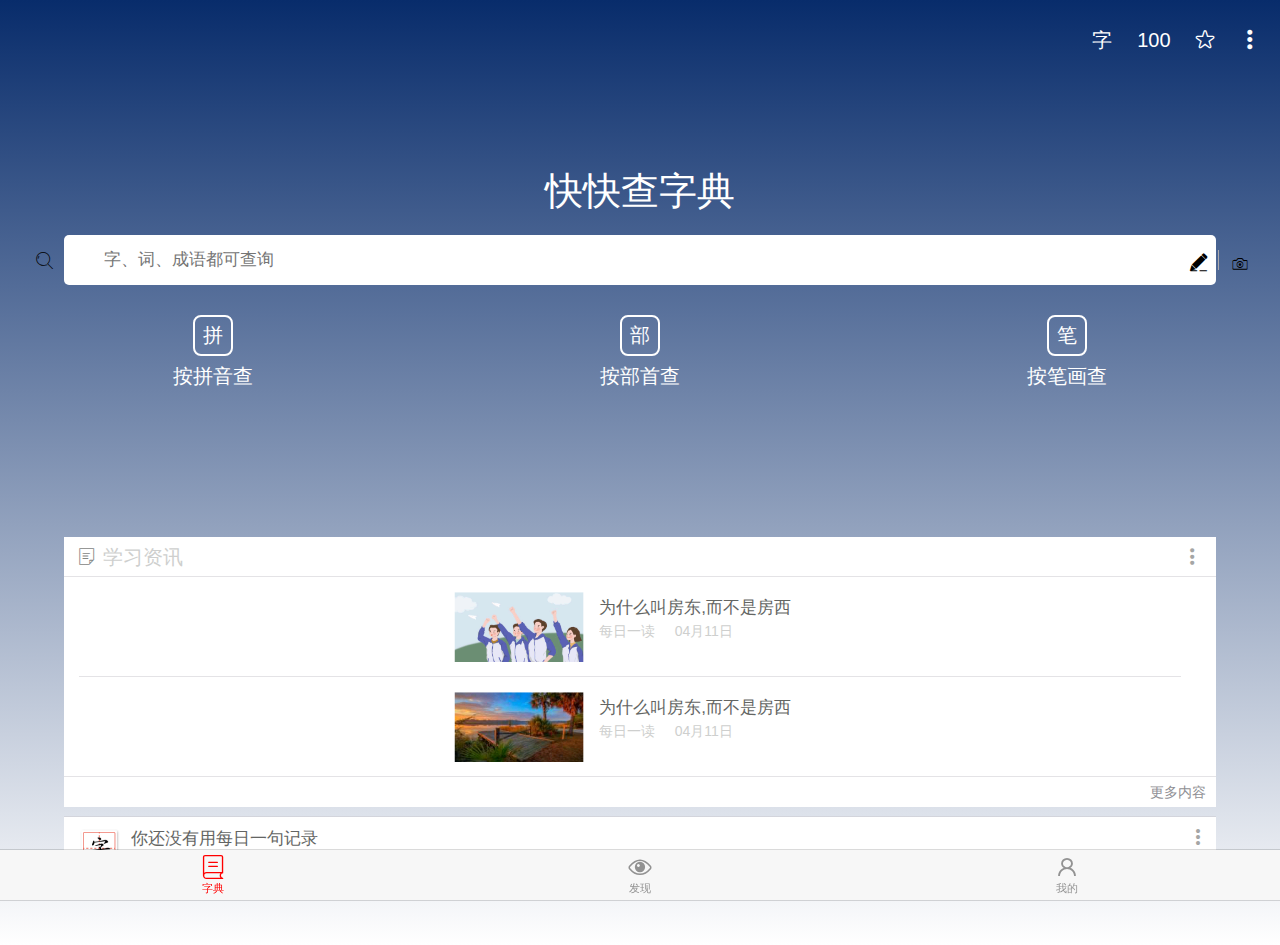
<file: index.html>
<!DOCTYPE html>
<html>
<head>
    <meta charset="utf-8">
    <meta name="viewport" content="width=device-width,initial-scale=1,minimum-scale=1,maximum-scale=1,user-scalable=no" />
    <title>index</title>
    <script src="js/mui.min.js"></script>
    <link href="css/mui.min.css" rel="stylesheet"/>
    <link href="css/iconfont.css" rel="stylesheet"/>
    <link href="css/index.css" rel="stylesheet"/>
    <script type="text/javascript" charset="utf-8">
      	mui.init();
    </script>
</head>
<body id="big">
	<!--底部导航条-->
	<nav class="mui-bar mui-bar-tab" id="nav_bottom">
	    <a class="mui-tab-item mui-active">
	        <span class="mui-icon iconfont icon-zidian"></span>
	        <span class="mui-tab-label">字典</span>
	    </a>
	    <a class="mui-tab-item" id="finding">
	        <span class="mui-icon iconfont icon-zitiyulan"></span>
	        <span class="mui-tab-label">发现</span>
	    </a>
	    <a class="mui-tab-item" id="mine">
	        <span class="mui-icon iconfont icon-user"></span>
	        <span class="mui-tab-label">我的</span>
	    </a>
	</nav>
	<!--底部导航条-->
	<!--头部-->
	<header id="index">
		<a href="#">字</a>
		<a href="#">100</a>
		<a href="#" class="mui-icon iconfont icon-shoucang"></a>
		<a href="#" class="mui-icon iconfont icon-ellipsis-vertical"></a>
	</header>
	<!--头部-->
	<!--main-->
	<main>
		<!--大标题-->
		<h1>快快查字典</h1>
		<!--输入框-->
		<div class="input">
			<input type="text" placeholder="字、词、成语都可查询" />
			<!--定位图标-->
			<div class="icon_input">
				<span class="mui-icon iconfont icon-sousuo ico_search"></span>
				<div class="icon_two">
					<span class="mui-icon iconfont icon-bi"></span>
					<b></b>
					<span class="mui-icon mui-icon-camera"></span>
				</div>	
			</div>
			<!--定位图标-->
		</div>
		<!--输入框-->
		<!--三个分类查询-->
		<ul class="three_refer">
			<li>
				<p>拼</p>
				按拼音查
			</li>
			<li>
				<p>部</p>
				按部首查
			</li>
			<li>
				<p>笔</p>
				按笔画查
			</li>
		</ul>
		<!--三个分类查询-->
		<!--学习资讯-->
		<div class="consult">
			<!--学习资讯title-->
			<ul class="consult_title">
				<li>
					<span class="mui-icon iconfont icon-xiangqing"></span>&nbsp;学习资讯
				</li>
				<li>
					<span class="mui-icon iconfont icon-diandian"></span>
				</li>
			</ul>
			<!--学习资讯title-->
			<!--学习资讯内容-->
			<ul class="mui-table-view consult_con" id="bbb">
			    <li class="mui-table-view-cell mui-media">
			        <div href="javascript:;" class="consult_a">
			            <img class="mui-pull-left" src="img/index1.png" height="70px" width="130px">
			            <div class="mui-media-body">
			                <div style="margin-top: 5px;">为什么叫房东,而不是房西</div>
			                <p class="mui-ellipsis" style="margin-top: 3px;">每日一读&nbsp;&nbsp;&nbsp;&nbsp;&nbsp;04月11日</p>
			            </div>
			        </div>
			    </li>
			    <li class="mui-table-view-cell mui-media">
			        <div href="javascript:;" class="consult_a">
			            <img class="mui-pull-left" src="img/index2.png" height="70px" width="130px">
			            <div class="mui-media-body">
			                <div style="margin-top: 5px;">为什么叫房东,而不是房西</div>
			                <p class="mui-ellipsis" style="margin-top: 3px;">每日一读&nbsp;&nbsp;&nbsp;&nbsp;&nbsp;04月11日</p>
			            </div>
			        </div>
			    </li>
			</ul>
			<!--学习资讯内容-->
			<p class="consult_more">更多内容</p>
		</div> 
		<!--学习资讯-->
		<ul class="mui-table-view consult">
		    <li class="mui-table-view-cell mui-media">
		        <a href="javascript:;" class="day">
		            <img class="mui-media-object mui-pull-left" src="img/index3.png">
		            <div class="mui-media-body">
		               你还没有用每日一句记录
		                <p class="mui-ellipsis">今天 08:23</p>
		            </div>
		            <span class="iconfont icon-ellipsis-vertical"></span>
		        </a>
		    </li>
		</ul>
	</main>
	<!--main-->
	<script type="text/javascript">
//		首页调到第二页"发现"
		document.getElementById('finding').addEventListener('tap',function(){
      		mui.openWindow({
				url: 'html/find.html', 
				id:'finding'
			});
        });
//		首页调到第三页"我的"
		document.getElementById('mine').addEventListener('tap',function(){
      		mui.openWindow({
				url: 'html/mine.html', 
				id:'mine'
			});
        });
	</script>
</body>
</html>
</file>
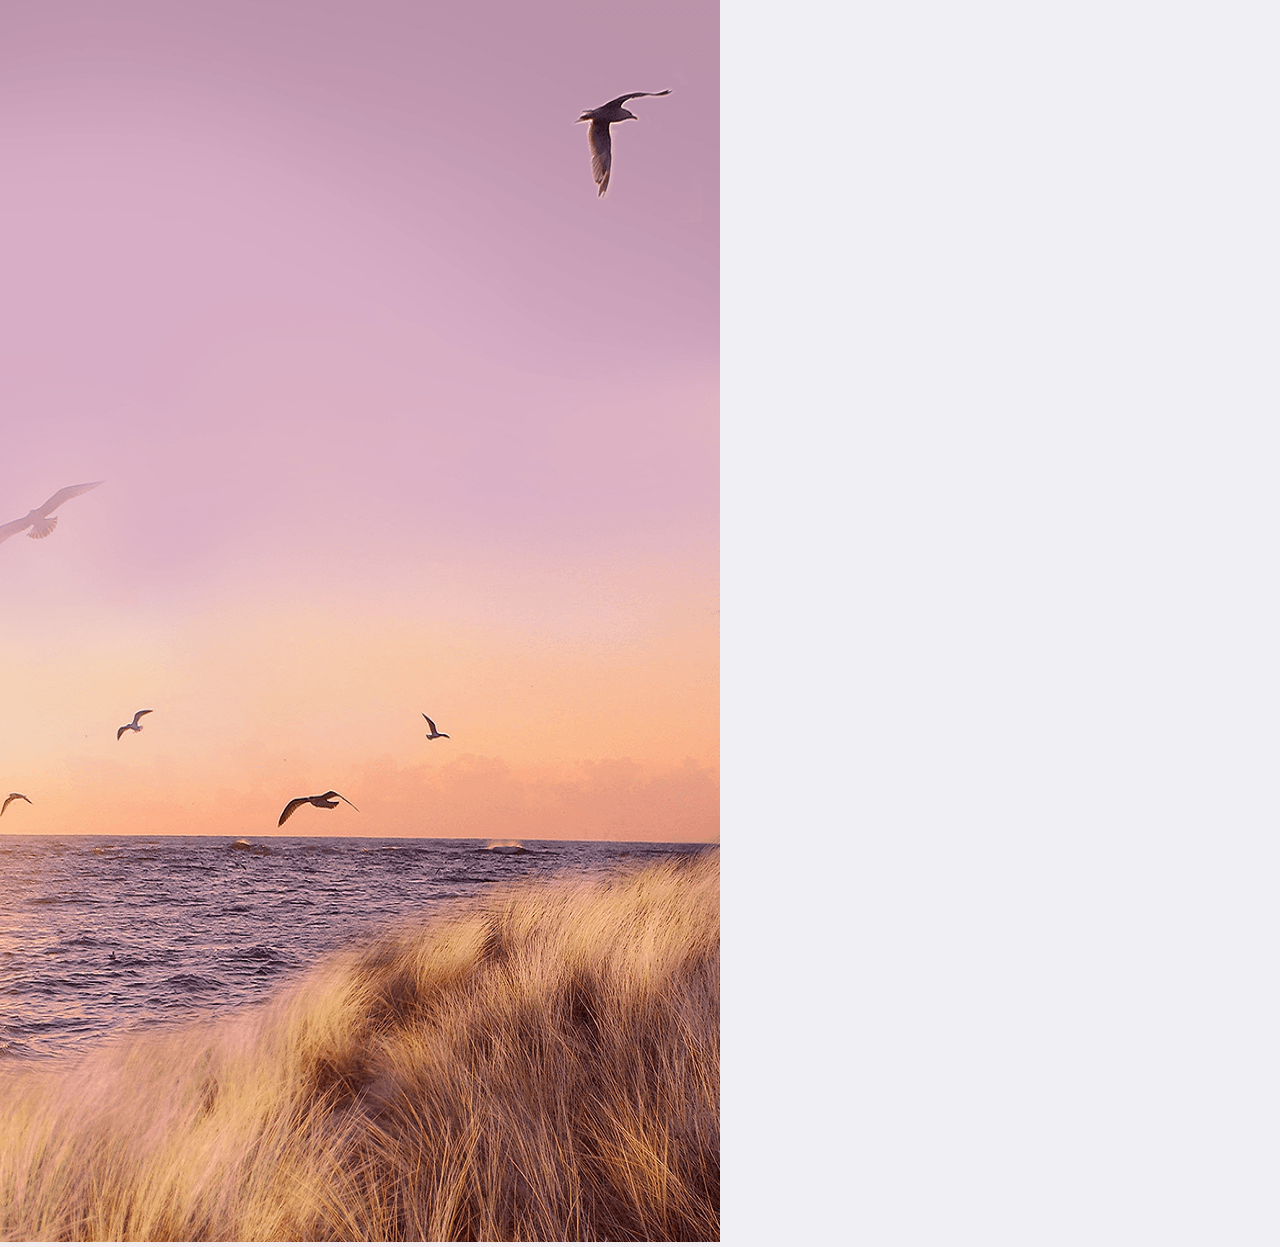
<file: html/fengmian.html>
<!doctype html>
<html>

	<head>
		<meta charset="UTF-8">
		<title></title>
		<meta name="viewport" content="width=device-width,initial-scale=1,minimum-scale=1,maximum-scale=1,user-scalable=no" />
		<link href="../css/mui.min.css" rel="stylesheet" />
		<script type="text/javascript">
			mui.init()
		</script>
	</head>

	<body>
		<div><img src="../img/home_dict_bg_5.png" /></div>
		<script src="../js/mui.min.js"></script>
		<script type="text/javascript">
		setTimeout(function(){
          location.href = "../index.html" ;
        },3000)


      </script>

	</body>

</html>
</file>
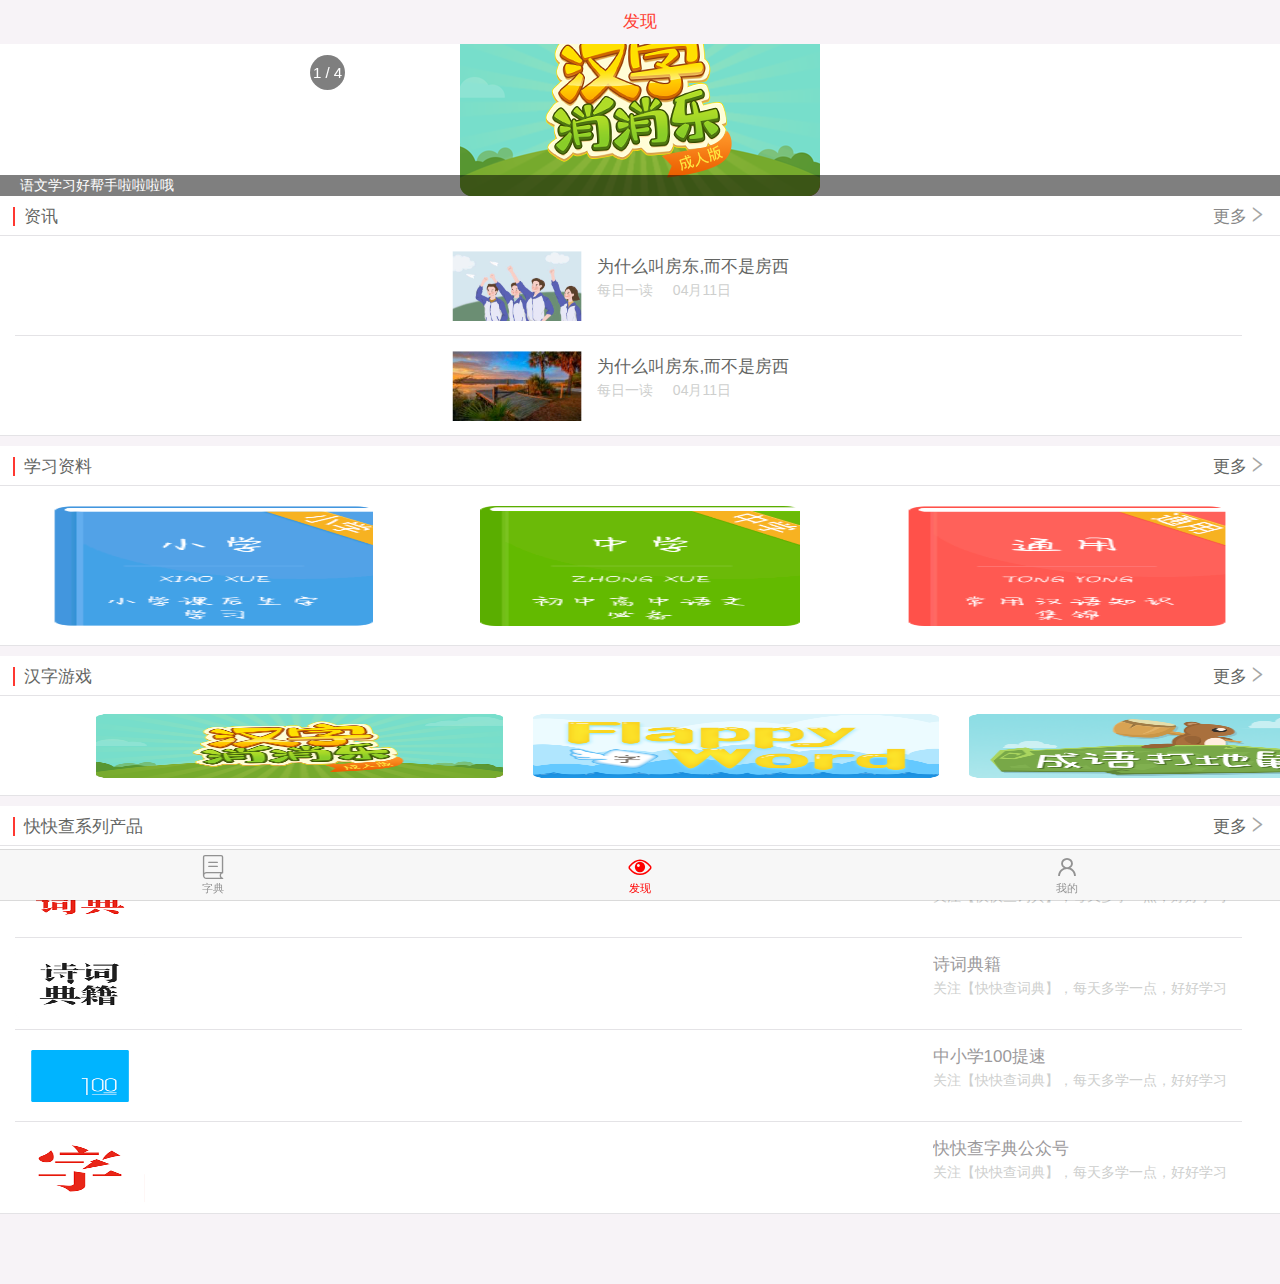
<file: html/find.html>
<!doctype html>
<html>
<head>
	<meta charset="UTF-8">
	<title></title>
	<meta name="viewport" content="width=device-width,initial-scale=1,minimum-scale=1,maximum-scale=1,user-scalable=no" />
	<link href="../css/mui.min.css" rel="stylesheet" />
	<script src="../js/mui.min.js"></script>
	<link href="../css/swiper.min.css" rel="stylesheet" />
	<script src="../js/swiper.min.js"></script>
	<link href="../css/iconfont.css" rel="stylesheet"/>
	<link href="../css/index.css" rel="stylesheet"/>
    <link href="../css/find.css" rel="stylesheet"/>
	<script type="text/javascript">
		mui.init();
	</script>
</head>
<body>
	<header class="mui-bar mui-bar-nav" id="finding">
	    <h1 class="mui-title">发现</h1>
	</header>
	<!--底部导航条-->
	<nav class="mui-bar mui-bar-tab" id="nav_bottom">
	    <a class="mui-tab-item" id="index">
	        <span class="mui-icon iconfont icon-zidian"></span>
	        <span class="mui-tab-label">字典</span>
	    </a>
	    <a class="mui-tab-item mui-active" id="finding">
	        <span class="mui-icon iconfont icon-zitiyulan"></span>
	        <span class="mui-tab-label">发现</span>
	    </a>
	    <a class="mui-tab-item" id="mine">
	        <span class="mui-icon iconfont icon-user"></span>
	        <span class="mui-tab-label">我的</span>
	    </a>
	</nav>
	<!--底部导航条-->
	<!--banner轮播图-->
	<div class="swiper_lun">
	  <div class="swiper-container swiper_banner">
	    <div class="swiper-wrapper">
	      <div class="swiper-slide"><img src="../img/find (1).png" /><p class="swiper_zi">语文学习好帮手啦啦啦哦</p></div>
	      <div class="swiper-slide"><img src="../img/find (2).png" /><p class="swiper_zi">超好玩游戏</p></div>
	      <div class="swiper-slide"><img src="../img/find (3).png" /><p class="swiper_zi">继承传统文化dsdkflsdf</p></div>
	      <div class="swiper-slide"><img src="../img/find (4).png" /><p class="swiper_zi">什么文字的美</p></div>
	    </div>
	    <!-- Add Pagination -->
	    <div class="swiper-pagination" id="shuzi"></div>
	  </div>
	</div>
	<!--banner轮播图-->
	<!--资讯-->
	<div class="consult">
		<!--资讯title-->
		<ul class="consult_title">
			<li>
				<b></b> &nbsp;&nbsp;资讯
			</li>
			<li>
				<a href="zixun.html" style="color: #888;">更多<span class="mui-icon iconfont icon-right"></span></a>
			</li>
		</ul>
		<!--资讯title-->
		<!--资讯内容-->
		<ul class="mui-table-view consult_con">
		    <li class="mui-table-view-cell mui-media">
		        <div href="javascript:;" class="consult_a">
		            <img class="mui-pull-left" src="../img/index1.png" height="70px" width="130px">
		            <div class="mui-media-body">
		                <div style="margin-top: 5px;">为什么叫房东,而不是房西</div>
		                <p class="mui-ellipsis" style="margin-top: 3px;">每日一读&nbsp;&nbsp;&nbsp;&nbsp;&nbsp;04月11日</p>
		            </div>
		        </div>
		    </li>
		    <li class="mui-table-view-cell mui-media">
		        <div href="javascript:;" class="consult_a">
		            <img class="mui-pull-left" src="../img/index2.png" height="70px" width="130px">
		            <div class="mui-media-body">
		                <div style="margin-top: 5px;">为什么叫房东,而不是房西</div>
		                <p class="mui-ellipsis" style="margin-top: 3px;">每日一读&nbsp;&nbsp;&nbsp;&nbsp;&nbsp;04月11日</p>
		            </div>
		        </div>
		    </li>
		</ul>
	</div> 
	<!--资讯-->
	<!--学习资料-->
	<div class="consult">
		<!--学习资料title-->
		<ul class="consult_title">
			<li>
				<b></b> &nbsp;&nbsp;学习资料
			</li>
			<li>
				更多<span class="mui-icon iconfont icon-right"></span>
			</li>
		</ul>
		<!--学习资料title-->
		<!--学习资料内容-->
		<ul class="mui-table-view">
		    <li class="ziliao_con">
		        <img src="../img/ziliao (1).png"/>
		        <img src="../img/ziliao (2).png"/>
		        <img src="../img/ziliao (3).png"/>
		    </li>
		</ul>
	</div> 
	<!--学习资料-->
	<!--汉字游戏-->
	<div class="consult">
		<!--汉字游戏title-->
		<ul class="consult_title">
			<li>
				<b></b> &nbsp;&nbsp;汉字游戏
			</li>
			<li>
				更多<span class="mui-icon iconfont icon-right"></span>
			</li>
		</ul>
		<!--汉字游戏title-->
		<!--汉字游戏内容-->
		<ul class="mui-table-view">
		    <li class="ziliao_con game">
		        <div class="swiper-container swiper_more">
				    <div class="swiper-wrapper game_ul">
				      <div class="swiper-slide"><img src="../img/find (1).png" /></div>
				      <div class="swiper-slide"><img src="../img/find (2).png" /></div>
				      <div class="swiper-slide"><img src="../img/find (3).png" /></div>
				      <div class="swiper-slide"><img src="../img/find (1).png" /></div>
				      <div class="swiper-slide"><img src="../img/find (2).png" /></div>
				    </div>
				  </div>
		    </li>
		</ul>
	</div> 
	<!--汉字游戏-->
	<!--系列产品-->
	<div class="consult list_box">
		<!--系列产品title-->
		<ul class="consult_title">
			<li>
				<b></b> &nbsp;&nbsp;快快查系列产品
			</li>
			<li>
				更多<span class="mui-icon iconfont icon-right"></span>
			</li>
		</ul>
		<!--系列产品title-->
		<!--系列产品内容-->
		<ul class="mui-table-view list_con">
		    <li class="mui-table-view-cell mui-media">
		        <div href="javascript:;" class="consult_a">
		            <img class="mui-pull-left" src="../img/list (1).png" height="70px" width="130px">
		            <div class="mui-media-body">
		                <div style="margin-top: 5px;">字典词典</div>
		                <p class="" style="margin-top: 3px;">关注【快快查词典】，每天多学一点，好好学习</p>
		            </div>
		        </div>
		    </li>
		    <li class="mui-table-view-cell mui-media">
		        <div href="javascript:;" class="consult_a">
		            <img class="mui-pull-left" src="../img/list (2).png" height="70px" width="130px">
		            <div class="mui-media-body">
		                <div style="margin-top: 5px;">诗词典籍</div>
		                <p class="" style="margin-top: 3px;">关注【快快查词典】，每天多学一点，好好学习</p>
		            </div>
		        </div>
		    </li>
		    <li class="mui-table-view-cell mui-media">
		        <div href="javascript:;" class="consult_a">
		            <img class="mui-pull-left" src="../img/list (3).png" height="70px" width="130px">
		            <div class="mui-media-body">
		                <div style="margin-top: 5px;">中小学100提速</div>
		                <p class="" style="margin-top: 3px;">关注【快快查词典】，每天多学一点，好好学习</p>
		            </div>
		        </div>
		    </li>
		    <li class="mui-table-view-cell mui-media">
		        <div href="javascript:;" class="consult_a">
		            <img class="mui-pull-left" src="../img/list (4).png" height="70px" width="130px">
		            <div class="mui-media-body">
		                <div style="margin-top: 5px;">快快查字典公众号</div>
		                <p class="" style="margin-top: 3px;">关注【快快查词典】，每天多学一点，好好学习</p>
		            </div>
		        </div>
		    </li>
		</ul>
	</div> 
	<!--系列产品-->
	
	<script>
	    var swiper = new Swiper('.swiper_banner', {
	      autoplay: {
	      //设置为true启动自动切换，并使用默认的切换设置。 默认false
	        delay: 2000,
	        //delay 自动切换的时间间隔，单位ms
	        disableOnInteraction: false,
	        //用户操作swiper之后，是否禁止autoplay。默认为true：停止。
	        //如果设置为false，用户操作swiper之后自动切换不会停止，每次都会重新启动autoplay。
	        //操作包括触碰，拖动，点击pagination等。
	      },
	      pagination: {
	        el: '.swiper-pagination',
	        type: 'fraction',
	        //type 分页器样式类型，可选
				  //‘bullets’  圆点（默认）
					//‘fraction’  分式 
					//‘progressbar’  进度条
					//‘custom’ 自定义
	      },
	      navigation: {
	        nextEl: '.swiper-button-next',
	        prevEl: '.swiper-button-prev',
	      },
	    });
//	    页面跳转首页
		document.getElementById('index').addEventListener('tap',function(){
      		mui.openWindow({
			url: '../index.html', 
			id:'index',
		  });
       });
//     页面跳转"我的"
		document.getElementById('mine').addEventListener('tap',function(){
      		mui.openWindow({
			url: 'mine.html', 
			id:'mine',
		  });
       });
//  汉字游戏轮播
	var swiper = new Swiper('.swiper_more', {
      slidesPerView: 3,
      //slidesPerView 设置slider容器能够同时显示的slides数量(carousel模式)。
			//可以设置为数字（可为小数，小数不可loop），或者 'auto'则自动根据slides的宽度来设定数量。
			//loop模式下如果设置为'auto'还需要设置另外一个参数loopedSlides。
			//slidesPerView: 'auto'目前还不支持多行模式（当slidesPerColumn > 1）
      spaceBetween: 30,
      freeMode: true,
      //freeMode 默认为false，普通模式：slide滑动时只滑动一格，并自动贴合wrapper，设置为true则变为free模式，
      //slide会根据惯性滑动可能不止一格且不会贴合。
//    pagination: {
//      el: '.swiper-pagination',
//      clickable: true,
//    },
    });
  </script>
</body>
</html>
</file>
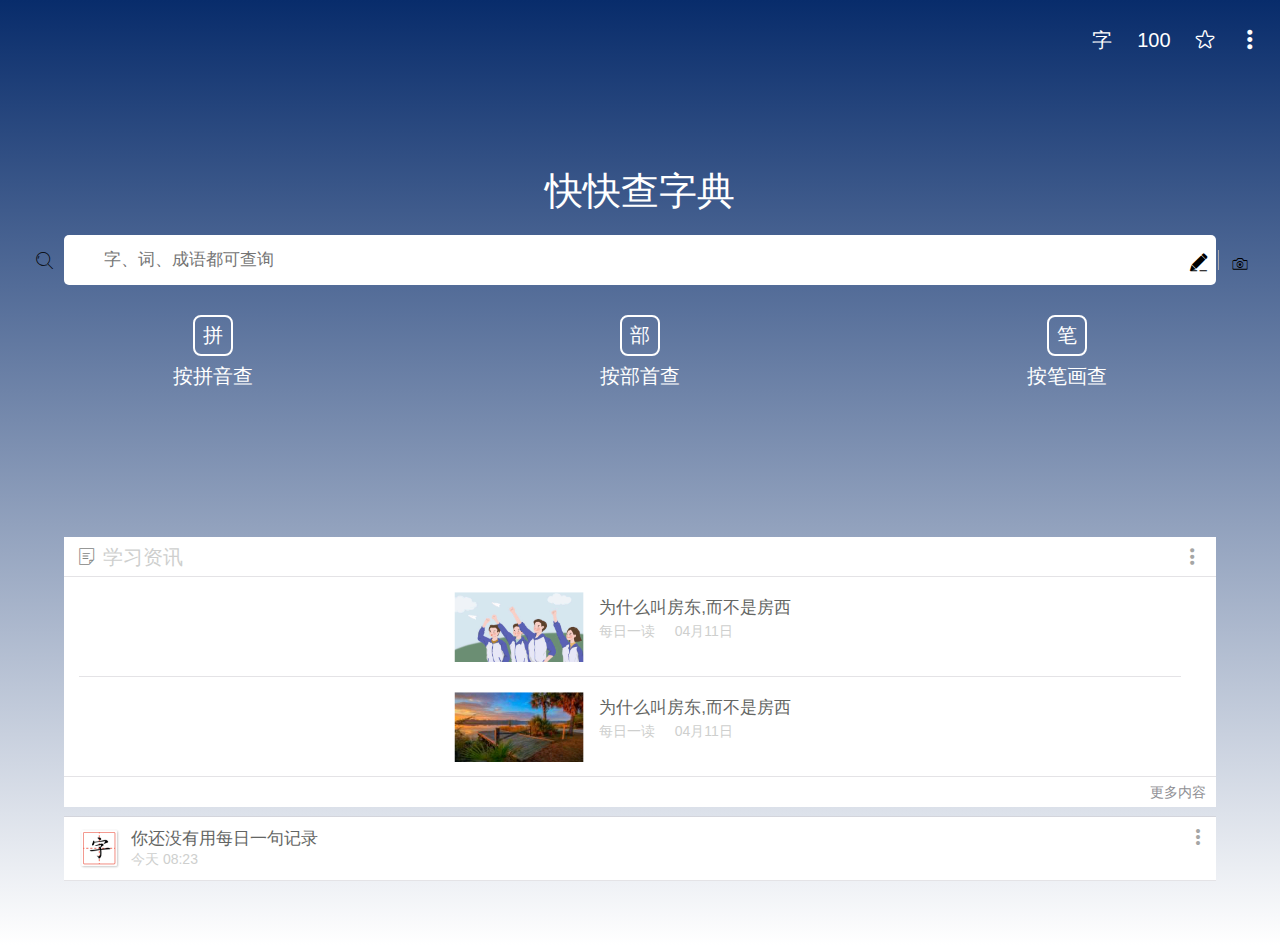
<file: html/main.html>
<!DOCTYPE html>
<html>
<head>
    <meta charset="utf-8">
    <meta name="viewport" content="width=device-width,initial-scale=1,minimum-scale=1,maximum-scale=1,user-scalable=no" />
    <title>index</title>
    <script src="../js/mui.min.js"></script>
    <link href="../css/mui.min.css" rel="stylesheet"/>
    <link href="../css/iconfont.css" rel="stylesheet"/>
    <link href="../css/index.css" rel="stylesheet"/>
    <script type="text/javascript" charset="utf-8">
      	mui.init();
    </script>
</head>
<body id="big">
	<!--头部-->
	<header id="index">
		<a href="#">字</a>
		<a href="#">100</a>
		<a href="#" class="mui-icon iconfont icon-shoucang"></a>
		<a href="#" class="mui-icon iconfont icon-ellipsis-vertical"></a>
	</header>
	<!--头部-->
	<!--main-->
	<main>
		<!--大标题-->
		<h1>快快查字典</h1>
		<!--输入框-->
		<div class="input">
			<input type="text" placeholder="字、词、成语都可查询" />
			<!--定位图标-->
			<div class="icon_input">
				<span class="mui-icon iconfont icon-sousuo ico_search"></span>
				<div class="icon_two">
					<span class="mui-icon iconfont icon-bi"></span>
					<b></b>
					<span class="mui-icon mui-icon-camera"></span>
				</div>	
			</div>
			<!--定位图标-->
		</div>
		<!--输入框-->
		<!--三个分类查询-->
		<ul class="three_refer">
			<li>
				<p>拼</p>
				按拼音查
			</li>
			<li>
				<p>部</p>
				按部首查
			</li>
			<li>
				<p>笔</p>
				按笔画查
			</li>
		</ul>
		<!--三个分类查询-->
		<!--学习资讯-->
		<div class="consult">
			<!--学习资讯title-->
			<ul class="consult_title">
				<li>
					<span class="mui-icon iconfont icon-xiangqing"></span>&nbsp;学习资讯
				</li>
				<li>
					<span class="mui-icon iconfont icon-diandian"></span>
				</li>
			</ul>
			<!--学习资讯title-->
			<!--学习资讯内容-->
			<ul class="mui-table-view consult_con" id="bbb">
			    <li class="mui-table-view-cell mui-media">
			        <div href="javascript:;" class="consult_a">
			            <img class="mui-pull-left" src="../img/index1.png" height="70px" width="130px">
			            <div class="mui-media-body">
			                <div style="margin-top: 5px;">为什么叫房东,而不是房西</div>
			                <p class="mui-ellipsis" style="margin-top: 3px;">每日一读&nbsp;&nbsp;&nbsp;&nbsp;&nbsp;04月11日</p>
			            </div>
			        </div>
			    </li>
			    <li class="mui-table-view-cell mui-media">
			        <div href="javascript:;" class="consult_a">
			            <img class="mui-pull-left" src="../img/index2.png" height="70px" width="130px">
			            <div class="mui-media-body">
			                <div style="margin-top: 5px;">为什么叫房东,而不是房西</div>
			                <p class="mui-ellipsis" style="margin-top: 3px;">每日一读&nbsp;&nbsp;&nbsp;&nbsp;&nbsp;04月11日</p>
			            </div>
			        </div>
			    </li>
			</ul>
			<!--学习资讯内容-->
			<p class="consult_more">更多内容</p>
		</div> 
		<!--学习资讯-->
		<ul class="mui-table-view consult">
		    <li class="mui-table-view-cell mui-media">
		        <a href="javascript:;" class="day">
		            <img class="mui-media-object mui-pull-left" src="../img/index3.png">
		            <div class="mui-media-body">
		               你还没有用每日一句记录
		                <p class="mui-ellipsis">今天 08:23</p>
		            </div>
		            <span class="iconfont icon-ellipsis-vertical"></span>
		        </a>
		    </li>
		</ul>
	</main>
</body>
</html>
</file>
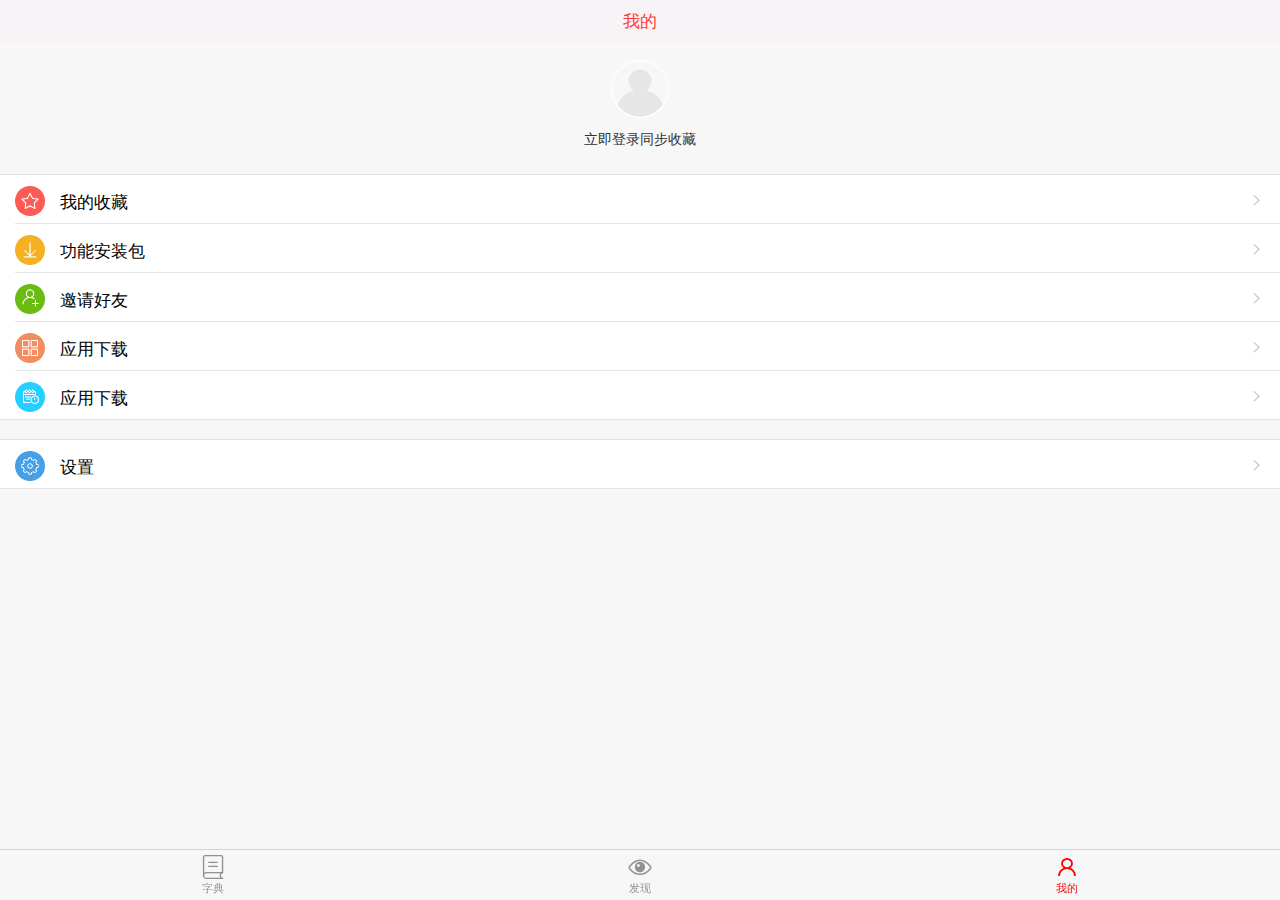
<file: html/mine.html>
<!doctype html>
<html>
<head>
	<meta charset="UTF-8">
	<title></title>
	<meta name="viewport" content="width=device-width,initial-scale=1,minimum-scale=1,maximum-scale=1,user-scalable=no" />
	<link href="../css/mui.min.css" rel="stylesheet" />
	<link href="../css/iconfont.css" rel="stylesheet"/>
	<link href="../css/mine.css" rel="stylesheet"/>
	<script src="../js/mui.min.js"></script>
	<script type="text/javascript">
		mui.init()
	</script>
</head>
<body>
	<header class="mui-bar mui-bar-nav"  id="mine">
	    <h1 class="mui-title">我的</h1>
	</header>
	<!--底部导航条-->
	<nav class="mui-bar mui-bar-tab" id="nav_bottom">
	    <a class="mui-tab-item" id="index">
	        <span class="mui-icon iconfont icon-zidian"></span>
	        <span class="mui-tab-label">字典</span>
	    </a>
	    <a class="mui-tab-item" id="finding">
	        <span class="mui-icon iconfont icon-zitiyulan"></span>
	        <span class="mui-tab-label">发现</span>
	    </a>
	    <a class="mui-tab-item mui-active">
	        <span class="mui-icon iconfont icon-user"></span>
	        <span class="mui-tab-label">我的</span>
	    </a>
	</nav>
	<!--底部导航条-->
	<!--头像登录-->
	<div class="mine_tou">
		<img src="../img/mine_tou.png" alt="" />
		<p>立即登录同步收藏</p>
	</div>
	<!--头像登录-->
	<!--列表-->
	<div class="mine_list">
		<ul class="mui-table-view">
		    <li class="mui-table-view-cell">
		        <a class="mui-navigate-right"><img class="mui-navigate-left"  src="../img/mine (1).png"/><span>我的收藏</span></a>
		    </li>
		    <li class="mui-table-view-cell">
		        <a class="mui-navigate-right"><img class="mui-navigate-left"  src="../img/mine (2).png"/><span>功能安装包</span></a>
		    </li>
		    <li class="mui-table-view-cell">
		        <a class="mui-navigate-right"><img class="mui-navigate-left"  src="../img/mine (3).png"/><span>邀请好友</span></a>
		    </li>
		    <li class="mui-table-view-cell">
		        <a class="mui-navigate-right"><img class="mui-navigate-left"  src="../img/mine (4).png"/><span>应用下载</span></a>
		    </li>
		    <li class="mui-table-view-cell">
		        <a class="mui-navigate-right"><img class="mui-navigate-left"  src="../img/mine (6).png"/><span>应用下载</span></a>
		    </li>
		</ul>
	</div>
	<!--设置列表-->
	<div class="mine_list shezhi_list">
		<ul class="mui-table-view">
		    <li class="mui-table-view-cell">
		        <a href="set.html" class="mui-navigate-right"><img class="mui-navigate-left"  src="../img/mine (5).png"/><span>设置</span></a>
		    </li>
		</ul>
	</div>
	<!--列表-->
	
	
<!--******************************************************************************************-->	
	<script type="text/javascript">
//		"我的"跳转到"首页"
		document.getElementById('index').addEventListener('tap',function(){
      		mui.openWindow({
			url: '../index.html', 
			id:'index',
		  });
       });
//		"我的"跳转到"发现"
		document.getElementById('finding').addEventListener('tap',function(){
      		mui.openWindow({
			url: 'html/find.html', 
			id:'finding'
		});
     });
	</script>
</body>
</html>
</file>
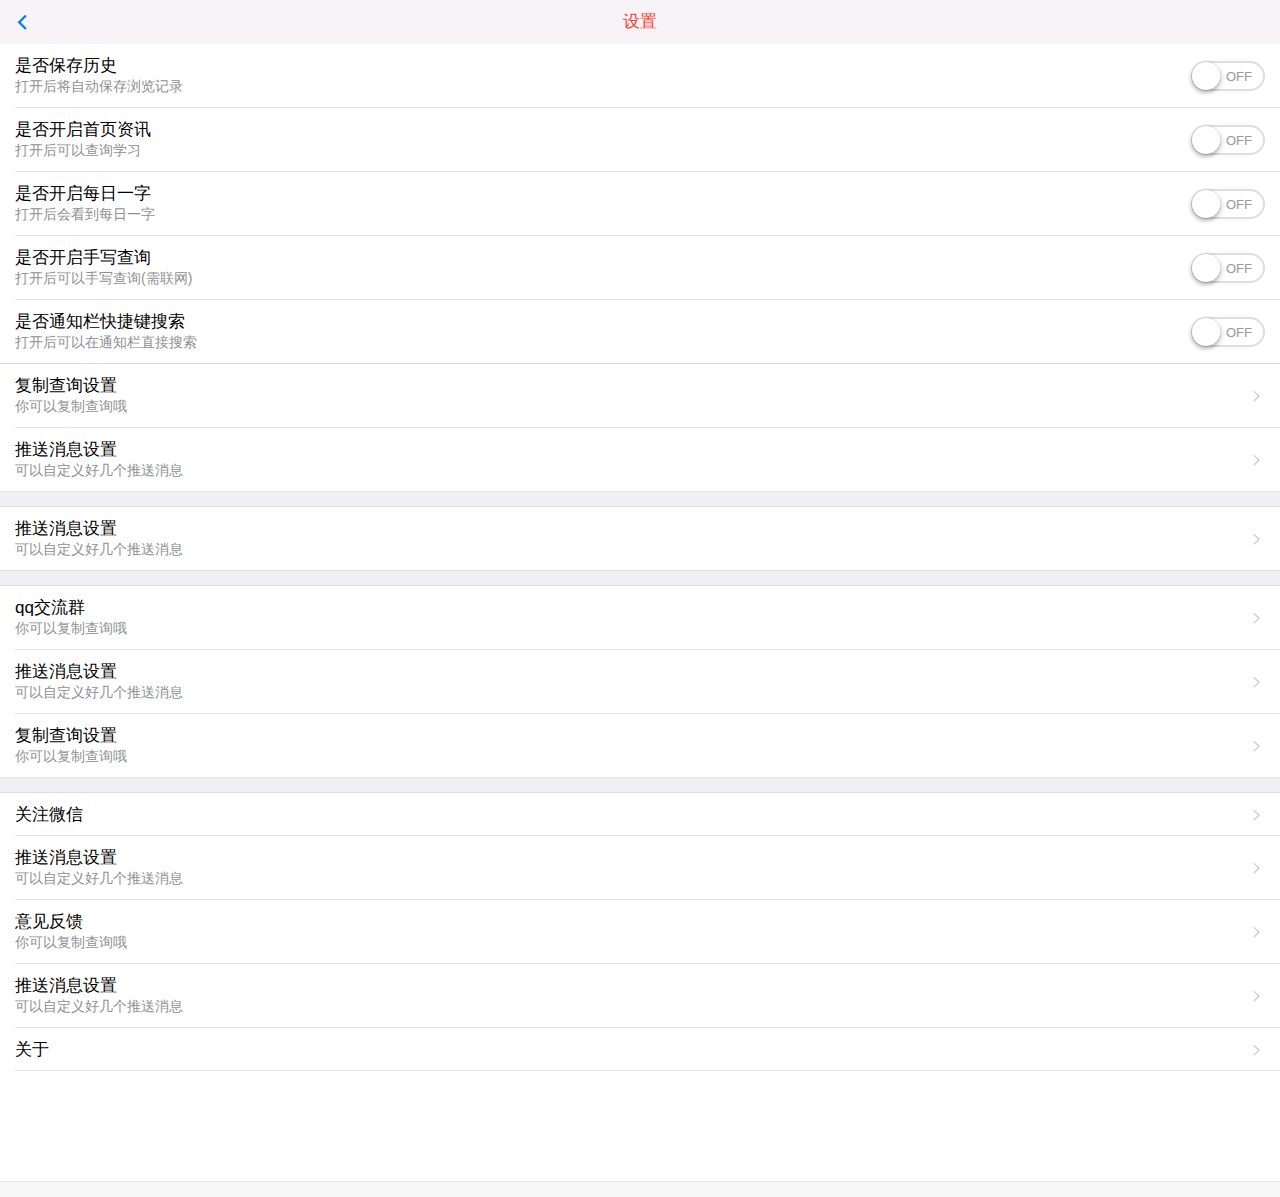
<file: html/set.html>
<!DOCTYPE html>
<html>
<head>
	<meta charset="utf-8">
	<title>Hello MUI</title>
	<meta name="viewport" content="width=device-width, initial-scale=1,maximum-scale=1,user-scalable=no">
	<meta name="apple-mobile-web-app-capable" content="yes">
	<meta name="apple-mobile-web-app-status-bar-style" content="black">
	<!--标准mui.css-->
	<link rel="stylesheet" href="../css/mui.min.css">
	<link href="../css/iconfont.css" rel="stylesheet"/>
	<link href="../css/set.css" rel="stylesheet"/>
	<script src="../js/mui.min.js"></script>
	<style>
		.title {
			margin: 20px 15px 10px;
			color: #6d6d72;
			font-size: 15px;
		}
	</style>
</head>
<body>
	<header class="mui-bar mui-bar-nav">
		<a class="mui-action-back mui-icon mui-icon-left-nav mui-pull-left"></a>
		<h1 class="mui-title">设置</h1>
	</header>
	<!--设置页面-->
	<div class="mui-content" id="mui-content">
		<!--开关-->
		<div id="switch">
			<ul class="mui-table-view">
			    <li class="mui-table-view-cell mui-media">
			        <a href="javascript:;">
			            <div class="mui-switch">
						  <div class="mui-switch-handle"></div>
						</div>
			            <div class="mui-media-body">
			                是否保存历史
			                <p class="ellipsis" style="width: 70%;">打开后将自动保存浏览记录</p>
			            </div>
			        </a>
			    </li>
			    <li class="mui-table-view-cell mui-media">
			        <a href="javascript:;">
			            <div class="mui-switch">
						  <div class="mui-switch-handle"></div>
						</div>
			            <div class="mui-media-body">
			                是否开启首页资讯
			                <p class="ellipsis" style="width: 70%;">打开后可以查询学习</p>
			            </div>
			        </a>
			    </li>
			    <li class="mui-table-view-cell mui-media">
			        <a href="javascript:;">
			            <div class="mui-switch">
						  <div class="mui-switch-handle"></div>
						</div>
			            <div class="mui-media-body">
			                是否开启每日一字
			                <p class="ellipsis" style="width: 70%;">打开后会看到每日一字</p>
			            </div>
			        </a>
			    </li>
			    <li class="mui-table-view-cell mui-media">
			        <a href="javascript:;">
			            <div class="mui-switch">
						  <div class="mui-switch-handle"></div>
						</div>
			            <div class="mui-media-body">
			                是否开启手写查询
			                <p class="ellipsis" style="width: 70%;">打开后可以手写查询(需联网)</p>
			            </div>
			        </a>
			    </li>
			    <li class="mui-table-view-cell mui-media">
			        <a href="javascript:;">
			            <div class="mui-switch">
						  <div class="mui-switch-handle"></div>
						</div>
			            <div class="mui-media-body">
			                是否通知栏快捷键搜索
			                <p class="ellipsis" style="width: 70%;">打开后可以在通知栏直接搜索</p>
			            </div>
			        </a>
			    </li>
			</ul>
		</div>
		<!--开关-->
		<!--箭头-->
		<div class="set_arrow" style="margin-bottom: 15px;">
			<ul class="mui-table-view mui-table-view-chevron">
				<li class="mui-table-view-cell mui-media">
					<a class="mui-navigate-right">
						<div class="mui-media-body">
							复制查询设置
							<p class='mui-ellipsis'>你可以复制查询哦</p>
						</div>
					</a>
				</li>
				<li class="mui-table-view-cell mui-media">
					<a class='mui-navigate-right' href="javascript:;">
						<div class="mui-media-body">
							推送消息设置
							<p class='mui-ellipsis'>可以自定义好几个推送消息</p>
						</div>
					</a>
				</li>
			</ul>
		</div>	
		<!--箭头-->
		<!--箭头-->
		<div class="set_arrow" style="margin-bottom: 15px;">
			<ul class="mui-table-view mui-table-view-chevron">
				<li class="mui-table-view-cell mui-media">
					<a class='mui-navigate-right' href="javascript:;">
						<div class="mui-media-body">
							推送消息设置
							<p class='mui-ellipsis'>可以自定义好几个推送消息</p>
						</div>
					</a>
				</li>
			</ul>
		</div>	
		<!--箭头-->
		<!--箭头-->
		<div class="set_arrow" style="margin-bottom: 15px;">
			<ul class="mui-table-view mui-table-view-chevron">
				<li class="mui-table-view-cell mui-media">
					<a class="mui-navigate-right">
						<div class="mui-media-body">
							qq交流群
							<p class='mui-ellipsis'>你可以复制查询哦</p>
						</div>
					</a>
				</li>
				<li class="mui-table-view-cell mui-media">
					<a class='mui-navigate-right' href="javascript:;">
						<div class="mui-media-body">
							推送消息设置
							<p class='mui-ellipsis'>可以自定义好几个推送消息</p>
						</div>
					</a>
				</li>
				<li class="mui-table-view-cell mui-media">
					<a class="mui-navigate-right">
						<div class="mui-media-body">
							复制查询设置
							<p class='mui-ellipsis'>你可以复制查询哦</p>
						</div>
					</a>
				</li>
			</ul>
		</div>	
		<!--箭头-->
		<!--箭头-->
		<div class="set_arrow" style="margin-bottom: 15px;">
			<ul class="mui-table-view mui-table-view-chevron">
				<li class="mui-table-view-cell mui-media">
					<a class="mui-navigate-right">
						<div class="mui-media-body">
							关注微信
						</div>
					</a>
				</li>
				<li class="mui-table-view-cell mui-media">
					<a class='mui-navigate-right' href="javascript:;">
						<div class="mui-media-body">
							推送消息设置
							<p class='mui-ellipsis'>可以自定义好几个推送消息</p>
						</div>
					</a>
				</li>
				<li class="mui-table-view-cell mui-media">
					<a class="mui-navigate-right">
						<div class="mui-media-body">
							意见反馈
							<p class='mui-ellipsis'>你可以复制查询哦</p>
						</div>
					</a>
				</li>
				<li class="mui-table-view-cell mui-media">
					<a class='mui-navigate-right' href="javascript:;">
						<div class="mui-media-body">
							推送消息设置
							<p class='mui-ellipsis'>可以自定义好几个推送消息</p>
						</div>
					</a>
				</li>
				<li class="mui-table-view-cell mui-media">
					<a class="mui-navigate-right">
						<div class="mui-media-body">
							关于
						</div>
					</a>
				</li>
				<li class="mui-table-view-cell mui-media" style="padding-bottom: 100px;">
				</li>
			</ul>
		</div>	
		<!--箭头-->
	</div>
	
	
</body>

<!--*************************************************************************-->
<script>
	mui.init({
//		swipeBack:true //启用右滑关闭功能
	});
	
	
</script>
</html>
</file>
<file: css/iconfont.css>
@font-face {font-family: "iconfont";
  src: url('iconfont.eot?t=1556415016301'); /* IE9 */
  src: url('iconfont.eot?t=1556415016301#iefix') format('embedded-opentype'), /* IE6-IE8 */
  url('[data-uri]') format('woff2'),
  url('iconfont.woff?t=1556415016301') format('woff'),
  url('../fonts/iconfont.ttf?t=1556415016301') format('truetype'), /* chrome, firefox, opera, Safari, Android, iOS 4.2+ */
  url('iconfont.svg?t=1556415016301#iconfont') format('svg'); /* iOS 4.1- */
}

.iconfont {
  font-family: "iconfont" !important;
  font-size: 16px;
  font-style: normal;
  -webkit-font-smoothing: antialiased;
  -moz-osx-font-smoothing: grayscale;
}

.icon-qiandai:before {
  content: "\e601";
}

.icon-tuihuobaozhang:before {
  content: "\e604";
}

.icon-liebiao:before {
  content: "\e606";
}

.icon-shumashouji:before {
  content: "\e607";
}

.icon-nvxie:before {
  content: "\e608";
}

.icon-yundong:before {
  content: "\e609";
}

.icon-neiyi:before {
  content: "\e60a";
}

.icon-jia:before {
  content: "\e618";
}

.icon-tianmaojisutuikuan:before {
  content: "\e60c";
}

.icon-tianmaoqitiantuihuo:before {
  content: "\e60d";
}

.icon-tianmaoshangmentuihuo:before {
  content: "\e60e";
}

.icon-tianmaotuihuobaozhangqia:before {
  content: "\e60f";
}

.icon-tianmaozengyunfeixian:before {
  content: "\e610";
}

.icon-tianmaoyanchangbaoxiu:before {
  content: "\e612";
}

.icon-jinrudianpu:before {
  content: "\e613";
}

.icon-sanjiao2:before {
  content: "\e614";
}

.icon-sanjiao1:before {
  content: "\e615";
}

.icon-sanjiao4:before {
  content: "\e616";
}

.icon-sanjiao3:before {
  content: "\e617";
}

.icon-huidaodingbu:before {
  content: "\e619";
}

.icon-answer:before {
  content: "\e61a";
}

.icon-app:before {
  content: "\e61b";
}

.icon-dianhuajianpan:before {
  content: "\e61d";
}

.icon-huchudianhua:before {
  content: "\e61e";
}

.icon-hujiaozhuanyi:before {
  content: "\e624";
}

.icon-sousuo:before {
  content: "\e62f";
}

.icon-erweima1:before {
  content: "\e65f";
}

.icon-gengduotianchong:before {
  content: "\e67f";
}

.icon-huchudianhuatianchong:before {
  content: "\e680";
}

.icon-tianjiayonghutianchong:before {
  content: "\e697";
}

.icon-shouji:before {
  content: "\e6b7";
}

.icon-shoujitianchong:before {
  content: "\e6b9";
}

.icon-iconset0402:before {
  content: "\e719";
}

.icon-erweima:before {
  content: "\e628";
}

.icon-erweima2:before {
  content: "\e642";
}

.icon-lingcunwei:before {
  content: "\e666";
}

.icon-huo:before {
  content: "\e66c";
}

.icon-19:before {
  content: "\e611";
}

.icon-xingcheng:before {
  content: "\e674";
}

.icon-xingcheng2:before {
  content: "\e6c0";
}

.icon-c_icon2:before {
  content: "\e602";
}

.icon-dianhua1:before {
  content: "\e60b";
}

.icon-yanjing:before {
  content: "\e629";
}

.icon-ren12:before {
  content: "\e67a";
}

.icon-diandian:before {
  content: "\e653";
}

.icon-jifen-xianxing:before {
  content: "\e897";
}

.icon-yonghu-xianxing:before {
  content: "\e8c8";
}

.icon-yonghu:before {
  content: "\e8c9";
}

.icon-cebianlantubiao-:before {
  content: "\e61c";
}

.icon-dianpu-xianxing:before {
  content: "\e90e";
}

.icon-naozhong:before {
  content: "\e890";
}

.icon-toutiao:before {
  content: "\e892";
}

.icon-dingdanyichenggong:before {
  content: "\e899";
}

.icon-gouwu:before {
  content: "\e89a";
}

.icon-jiudian:before {
  content: "\e89b";
}

.icon-xiangqing:before {
  content: "\e8a0";
}

.icon-reshui:before {
  content: "\e8a9";
}

.icon-zaocan:before {
  content: "\e8b2";
}

.icon-pinglunxiao:before {
  content: "\e8b9";
}

.icon-hangliexiao:before {
  content: "\e8ce";
}

.icon-yonghuziliao-xianxing:before {
  content: "\e91c";
}

.icon-jiantou-copy-copy:before {
  content: "\e633";
}

.icon-zhiding:before {
  content: "\e70d";
}

.icon-zuoyoujiantou-copy-copy-copy:before {
  content: "\e600";
}

.icon-yinhangqia-xianxing:before {
  content: "\e936";
}

.icon-shuoming:before {
  content: "\e62a";
}

.icon-zanting:before {
  content: "\e62b";
}

.icon-pingjia:before {
  content: "\e641";
}

.icon-qiandao:before {
  content: "\e643";
}

.icon-shouhuodizhiyebianji:before {
  content: "\e645";
}

.icon-zhiding1:before {
  content: "\e630";
}

.icon-fenxiangfangshi:before {
  content: "\eb61";
}

.icon-bianji:before {
  content: "\eb62";
}

.icon-jinggao:before {
  content: "\eb65";
}

.icon-guanbi:before {
  content: "\eb6a";
}

.icon-xiajiantou:before {
  content: "\eb6d";
}

.icon-shangjiantou1:before {
  content: "\eb6e";
}

.icon-icon_shiyongwendang:before {
  content: "\eb91";
}

.icon-QQ:before {
  content: "\e685";
}

.icon-shangjiantou:before {
  content: "\e603";
}

.icon-shuaxin:before {
  content: "\ec08";
}

.icon-shangyibu:before {
  content: "\ec09";
}

.icon-xiangxiazhanhang:before {
  content: "\ec0b";
}

.icon-xiangshangzhanhang:before {
  content: "\ec0c";
}

.icon-weibo:before {
  content: "\e98e";
}

.icon-earth:before {
  content: "\e781";
}

.icon-setting:before {
  content: "\e78e";
}

.icon-user:before {
  content: "\e7ae";
}

.icon-propertysafety:before {
  content: "\e7c0";
}

.icon-safetycertificate:before {
  content: "\e7c1";
}

.icon-insurance:before {
  content: "\e7c2";
}

.icon-home:before {
  content: "\e7c6";
}

.icon-qrcode:before {
  content: "\e7dd";
}

.icon-phone:before {
  content: "\e7e3";
}

.icon-share:before {
  content: "\e7e7";
}

.icon-right:before {
  content: "\e7eb";
}

.icon-left:before {
  content: "\e7ec";
}

.icon-up:before {
  content: "\e7ed";
}

.icon-down:before {
  content: "\e7ee";
}

.icon-doubleleft:before {
  content: "\e7ef";
}

.icon-doubleright:before {
  content: "\e7f0";
}

.icon-arrowright:before {
  content: "\e7f1";
}

.icon-arrowup:before {
  content: "\e7f2";
}

.icon-arrowleft:before {
  content: "\e7f3";
}

.icon-arrowdown:before {
  content: "\e7f4";
}

.icon-gift:before {
  content: "\e842";
}

.icon-fire:before {
  content: "\e843";
}

.icon-time-circle-fill:before {
  content: "\e848";
}

.icon-twitter:before {
  content: "\e882";
}

.icon-xiazai:before {
  content: "\e722";
}

.icon-jiahaoyou:before {
  content: "\e687";
}

.icon-zuoyoujiantou-copy-copy-copy-copy:before {
  content: "\e605";
}

.icon-xiaoxitongzhi:before {
  content: "\ec35";
}

.icon-xiaoxi:before {
  content: "\ec3b";
}

.icon-ditu-dibiao:before {
  content: "\ec3f";
}

.icon-chehuisekuai:before {
  content: "\ec45";
}

.icon-lanya:before {
  content: "\ec4a";
}

.icon-Wi-Fi:before {
  content: "\ec4b";
}

.icon-chaxun:before {
  content: "\ec4c";
}

.icon-zhexiantu:before {
  content: "\ec66";
}

.icon-chengshi:before {
  content: "\ec70";
}

.icon-tixingshixin:before {
  content: "\ec72";
}

.icon-fuzhi:before {
  content: "\ec7a";
}

.icon-ellipsis-vertical:before {
  content: "\e76a";
}

.icon-scan:before {
  content: "\e76f";
}

.icon-mobile-alt:before {
  content: "\e79a";
}

.icon-search:before {
  content: "\e82e";
}

.icon-reply:before {
  content: "\e82f";
}

.icon-sort-line:before {
  content: "\e836";
}

.icon-download:before {
  content: "\e83a";
}

.icon-shopping-cart-fill:before {
  content: "\e865";
}

.icon-bianjisekuai:before {
  content: "\ec7c";
}

.icon-liebiaomoshi_kuai:before {
  content: "\ec7e";
}

.icon-dianzan:before {
  content: "\ec7f";
}

.icon-charutupian:before {
  content: "\ec80";
}

.icon-wuxupailie:before {
  content: "\ec81";
}

.icon-zitiyulan:before {
  content: "\ec86";
}

.icon-tianxie:before {
  content: "\ec88";
}

.icon-zhihuan:before {
  content: "\ec8d";
}

.icon-yingyong:before {
  content: "\e675";
}

.icon-shaixuan:before {
  content: "\e686";
}

.icon-comment:before {
  content: "\e8e8";
}

.icon-caret-right:before {
  content: "\e8ec";
}

.icon-caret-left:before {
  content: "\e8ed";
}

.icon-search1:before {
  content: "\e8ef";
}

.icon-aixin_shixin:before {
  content: "\eca1";
}

.icon-aixin:before {
  content: "\eca2";
}

.icon-shoucang_shixin:before {
  content: "\eca6";
}

.icon-shoucang:before {
  content: "\eca7";
}

.icon-zidian:before {
  content: "\e6cd";
}

.icon-youhui:before {
  content: "\e754";
}

.icon-dizhi:before {
  content: "\e766";
}

.icon-bi:before {
  content: "\e61f";
}

.icon-icon_meeting_fill:before {
  content: "\ebab";
}

.icon-icon_people_fill:before {
  content: "\ebac";
}

.icon-icon_qq_fill:before {
  content: "\ebad";
}

.icon-mobile:before {
  content: "\e673";
}

.icon-bluetoothon:before {
  content: "\e698";
}

.icon-shujuchaxun:before {
  content: "\e660";
}

.icon-shoppingcart:before {
  content: "\e881";
}

.icon-diandian-copy:before {
  content: "\e7ba";
}

.icon-waiting-fill:before {
  content: "\e883";
}

.icon-waiting:before {
  content: "\e884";
}
</file>
<file: css/index.css>
/*渐变背景色*/
*{
	padding: 0;
	margin: 0;
	list-style: none;
}
#big{
	height:945px;
    background: -webkit-linear-gradient(#082c6b,#fff); /* Safari 5.1 - 6.0 */
    background: -o-linear-gradient(#082c6b,#fff); /* Opera 11.1 - 12.0 */
    background: -moz-linear-gradient(#082c6b,#fff); /* Firefox 3.6 - 15 */
    background: linear-gradient(#082c6b,#fff); /* 标准的语法（必须放在最后） */
}
.mui-active{
	color: red !important;
}
/************************************************************/
/*头部*/
header{
	text-align: right;
}
header>a{
	color: #fff;
	display: inline-block;
	margin: 30px 20px 0 0;
	font-size: 20px;
}
header>a.iconfont{
	font-size: 20px;
}
/*********************************************************/
/*main大标题*/
#zu{
	width: 100%;
	height: 500px;
	display: flex;
	justify-content: center;
	align-items: center;
	flex-direction: column;
}
#zu>div{
	width: 90%;
	height: 400px;
}
main h1{
	color: #fff;
	font-weight: 200;
	margin: 120px 0 25px;
	text-align: center;
	font-size: 38px;
}
/*输入框*/
.input{
	width: 100%;
	display: flex;
	justify-content: center;
	align-items: center;
	position: relative;
}
.input .mui-icon{
	font-size: 20px;
}
.input input{
	width: 90%;
	height: 50px;
	padding-left: 40px;
	border: none;
	border-radius: 5px;
}
/*两个图标间的分割线*/
.icon_two>b{
	display: inline-block;
	height: 20px;
	width: 2px;
	border-left: 1.5px solid #adaaad;
	margin: 0 5px;
}
/*定位放大镜*/
.input .ico_search{
	position: absolute;	
	top: 16px;
	left: 35px;
	z-index: 999;
}
/*定位两个图标*/
.icon_two{
	position: absolute;
	top: 15px;
	right: 30px;
}
/******************************************************/
/*分类查询*/
ul.three_refer{
	list-style: none;
	color: #fff;
	display: flex;
	justify-content: space-around;
	align-items: center;
	margin: 15px 0 150px;
}
ul.three_refer>li{
	display: flex;
	flex-direction: column;
	align-items: center;
	font-size: 20px;
}
ul.three_refer li>p{
	width: 50%;
	color: #fff;
	font-size: 20px;
	border: 2px solid #fff;
	padding: 8px;
	border-radius: 8px;
}
/**************************************************/
/*学习资讯*/
.consult{
	width: 90%;
	margin: 0 auto;
}
/*学习资讯title*/
.consult_title{
	height: 40px;
	display: flex;
	justify-content: space-between;
	align-items: center;
	background: #fff;
	padding: 0 13px;
	font-size: 20px;
	color: #cecfce;
}
.consult_title li .mui-icon{
	font-size: 20px;
	color: #a5a6a5;
}
.consult_title li:nth-child(1) .mui-icon{
	font-size: 20px;
	color: #848684;
}
/*学习资讯内容*/
.consult_con li{
	width: 97%;
	height: 100px;
	display: flex;
	justify-content: center;
	align-items: center;
}
.consult_a{
	height: 70px;
	display: flex;
	justify-content: space-between;
}
.consult_a>div.mui-media-body{
	margin-left: 15px;
}
/*更多内容*/
.consult_more{
	background: #fff;
	height: 30px;
	line-height: 30px;
	text-align: right;
	padding-right: 10px;
}
.mui-media-body{
	color: #636563;
}
.mui-media-body>p{
	color: #cecfce;
}
/*每日一句*/
.day{
	position: relative;
}
.day span{
	position: absolute;
	top: 10px;
	right: 10px;
	color: #a5a6a5;
}
</file>
<file: css/find.css>
*{
	padding: 0;
	margin: 0;
	list-style: none;
}
.mui-active{
	color: red !important;
}
body{
	/*height: 1500px;*/
	background: #f7f3f7 !important;
}
/*******************************************/
/*header*/
header{
	background: #f7f3f7 !important;
	box-shadow: none !important;
}
h1{
	color: #ff3c31 !important;
}
/***********************************************************/
/*轮播图*/
.swiper_lun{
	position: relative;
}
.swiper-container {
  width: 100%;
  height: 80%;
}
.swiper-slide {
  position: relative;
  text-align: center;
  font-size: 18px;
  background: #fff;
  /* Center slide text vertically */
  display: -webkit-box;
  display: -ms-flexbox;
  display: -webkit-flex;
  display: flex;
  -webkit-box-pack: center;
  -ms-flex-pack: center;
  -webkit-justify-content: center;
  justify-content: center;
  -webkit-box-align: center;
  -ms-flex-align: center;
  -webkit-align-items: center;
  align-items: center;
}
/*轮播上的字*/
.swiper_zi{
	width: 100%;
	color: #fff;
	background: rgba(0,0,0,0.5);
	position: absolute;
	bottom: -10px;
	left: 0px;
	text-align: left;
	padding-left: 20px;
}
/*轮播分式指示器*/
#shuzi{
	position: absolute;
	top: 55px;
	left: 310px;
	width: 35px;
	height: 35px;
	line-height: 35px;
	text-align: center;
	border-radius: 50%;
	font-size: 15px;
	color: #fff;
	background: rgba(0,0,0,0.5);
}
/***********************************************/
/*资讯*/
.consult{
	width: 100%;
	margin-bottom: 10px;
}
/*资讯title*/
.consult_title{
	font-size: 17px;
	color: #636563;
}
.consult_title b{
	border-left: 2px solid #ff3831;
}
/**************************************************/
/*学习资料*/
.ziliao_con{
	height: 160px;
	display: flex;
	align-items: center;
	justify-content: space-around;
}
.ziliao_con img{
	width: 25%;
	height: 120px;
}
/****************************************************/
/*汉字游戏*/
.game{
	height: 100px;
}
.ziliao_con .game_ul{
	width: 85%;
	margin: 0 auto;
}
.ziliao_con .game_ul img{
	width: 100%;
	height: 80%;
}
/******************************************/
/*系列产品*/
.list_box{
	margin-bottom: 70px;
}
.list_con li{
	width: 97%;
}
.list_con .mui-media-body>div{
	color: #9c9a9c;
}
</file>
<file: css/mine.css>
*{
	padding: 0;
	margin: 0;
	list-style: none;
}
.mui-active{
	color: red !important;
}
body{
	/*height: 1500px;*/
	background: #f7f7f7 !important;
}
/*******************************************/
/*header*/
header{
	background: #f7f3f7 !important;
	box-shadow: none !important;
}
h1{
	color: #ff3c31 !important;
}
/***********************************************************/
/*头像登录*/
.mine_tou{
	height: 130px;
	margin-top: 45px;
	padding-bottom: 15px;
	/*background: pink;*/
	display: flex;
	flex-direction: column;
	align-items: center;
	justify-content: space-around;
}
.mine_tou img{
	margin-top: 15px;
	margin-bottom: 10px;
	height: 50%;
}
.mine_tou p{
	color: #313031;
}
/**********************************************/
/*列表*/
.mine_list li{
	/*height: 50px;*/
	/*line-height: 50px;*/
}
.mine_list li img{
	width: 30px;
	margin-right: 15px;
	margin-bottom: -8px;
}
/*设置列表*/
.shezhi_list{
	margin: 20px 0 50px;
}
</file>
<file: css/set.css>
*{
	padding: 0;
	margin: 0;
	list-style: none;
}
.mui-active{
	color: #ff3b30 !important;
}
body{
	/*height: 1500px;*/
	background: #f6f6f6 !important;
}
/*******************************************/
/*header*/
header{
	background: #f7f3f7 !important;
	box-shadow: none !important;
}
h1{
	color: #ff3c31 !important;
}
/***********************************************************/
</file>
